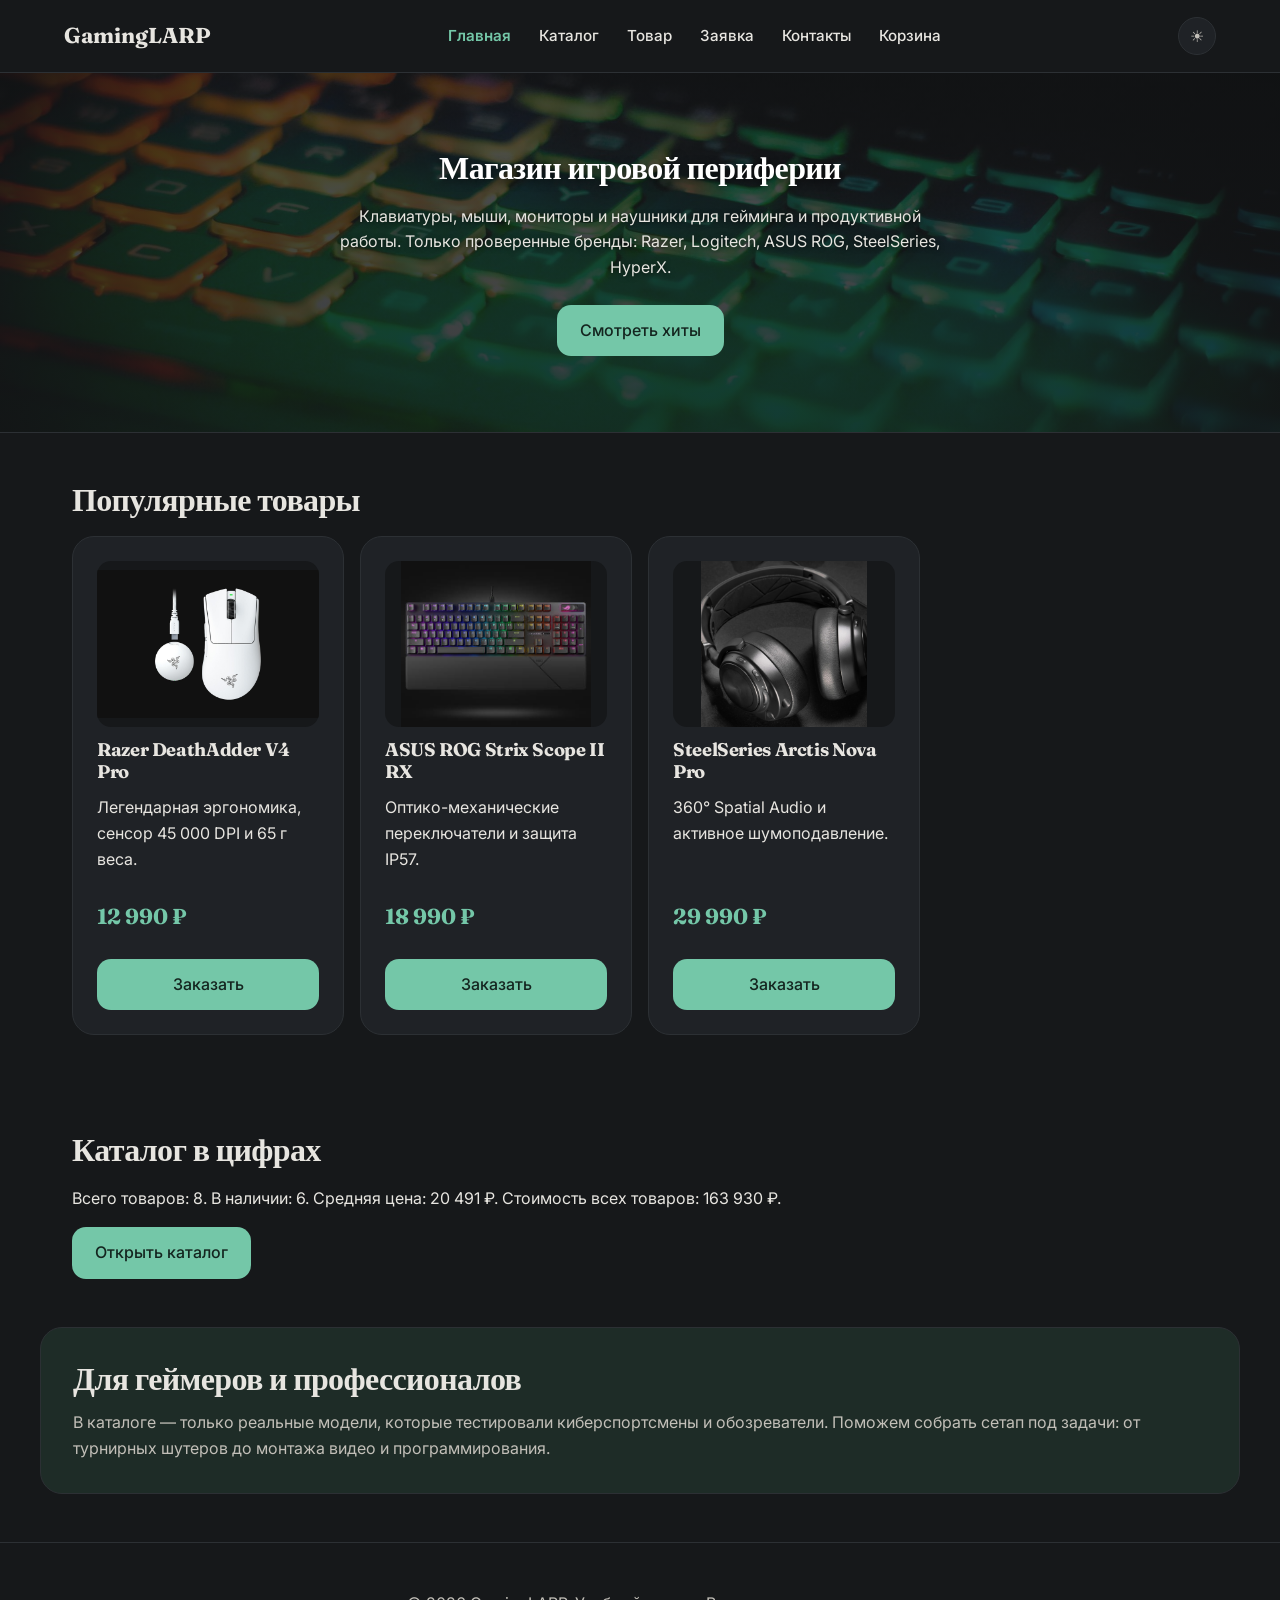
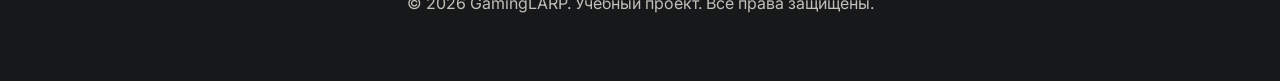
<file: index.html>
<!doctype html>
<html lang="ru">
  <head>
    <meta charset="UTF-8" />
    <meta name="viewport" content="width=device-width, initial-scale=1.0" />
    <title>Магазин игровой периферии</title>
    <link href="https://fonts.googleapis.com/css2?family=Inter:wght@400;500;600&family=Fraunces:opsz,wght@9..144,700&display=swap" rel="stylesheet" />
    <link rel="stylesheet" href="css/style.css" />
    <link rel="stylesheet" href="css/responsive.css" />
    <script src="js/data.js" defer></script>
    <script src="js/catalog.js" defer></script>
    <script src="js/cart.js" defer></script>
    <script src="js/validation.js" defer></script>
    <script src="js/main.js" defer></script>
  </head>
  <body>
    <a class="skip-link" href="#main">Перейти к основному содержимому</a>
    
    <header class="site-header">
      <div class="site-header__inner">
        <a class="site-header__logo" href="index.html">GamingLARP</a>
        <nav class="site-nav" aria-label="Основная навигация">
          <ul class="site-nav__list">
            <li><a class="site-nav__link site-nav__link--active" href="index.html" aria-current="page">Главная</a></li>
            <li><a class="site-nav__link" href="catalog.html">Каталог</a></li>
            <li><a class="site-nav__link" href="product.html">Товар</a></li>
            <li><a class="site-nav__link" href="order.html?product=3">Заявка</a></li>
            <li><a class="site-nav__link" href="contacts.html">Контакты</a></li>
            <li><a class="site-nav__link" href="cart.html">Корзина<span data-cart-count></span></a></li>
          </ul>
        </nav>
        <button class="theme-toggle" type="button" data-theme-toggle aria-label="Переключить тему">
          <span class="theme-toggle__icon" aria-hidden="true">☾</span>
        </button>
      </div>
    </header>

    <main id="main">
     
      <section class="hero">
        <h1>Магазин игровой периферии</h1>
        <p>Клавиатуры, мыши, мониторы и наушники для гейминга и продуктивной работы. Только проверенные бренды: Razer, Logitech, ASUS ROG, SteelSeries, HyperX.</p>
        <a class="button" href="#popular">Смотреть хиты</a>
      </section>

    
      <section class="section" id="popular">
        <h2>Популярные товары</h2>

        <div class="products-grid">

          <article class="product-card" data-product-id="mouse-razer-da">
            <img src="images/mouse-razer.jpg" alt="Игровая мышь Razer" loading="lazy" class="product-card__image" />
            <h3 class="product-card__title">Razer DeathAdder V4 Pro</h3>
            <p class="product-card__description">
              Легендарная эргономика, сенсор 45 000 DPI и 65 г веса.
            </p>
            <p class="product-card__price">12 990 ₽</p>
            <a href="order.html?product=1" class="button">Заказать</a>
          </article>

          <article class="product-card" data-product-id="keyboard-asus-rog">
            <img src="images/keyboard-asus.jpg" alt="Клавиатура ASUS ROG" loading="lazy" class="product-card__image" />
            <h3 class="product-card__title">ASUS ROG Strix Scope II RX</h3>
            <p class="product-card__description">
              Оптико-механические переключатели и защита IP57.
            </p>
            <p class="product-card__price">18 990 ₽</p>
            <a href="order.html?product=7" class="button">Заказать</a>
          </article>

        
          <article class="product-card" data-product-id="headset-steelseries">
            <img src="images/headset-steelseries.jpg" alt="Наушники SteelSeries" loading="lazy" class="product-card__image" />
            <h3 class="product-card__title">SteelSeries Arctis Nova Pro</h3>
            <p class="product-card__description">
              360° Spatial Audio и активное шумоподавление.
            </p>
            <p class="product-card__price">29 990 ₽</p>
            <a href="order.html?product=undefined" class="button">Заказать</a>
          </article>
        </div>
      </section>

      
      <section class="section" aria-labelledby="stats-title"><h2 id="stats-title">Каталог в цифрах</h2><p data-product-statistics></p><a class="button" href="catalog.html">Открыть каталог</a></section>
      <aside class="aside-info">
        <h2>Для геймеров и профессионалов</h2>
        <p>
          В каталоге — только реальные модели, которые тестировали
          киберспортсмены и обозреватели. Поможем собрать сетап под задачи: от
          турнирных шутеров до монтажа видео и программирования.
        </p>
      </aside>
    </main>

    <footer>
      <p>&copy; 2026 GamingLARP. Учебный проект. Все права защищены.</p>
    </footer>
  </body>
</html>
</file>
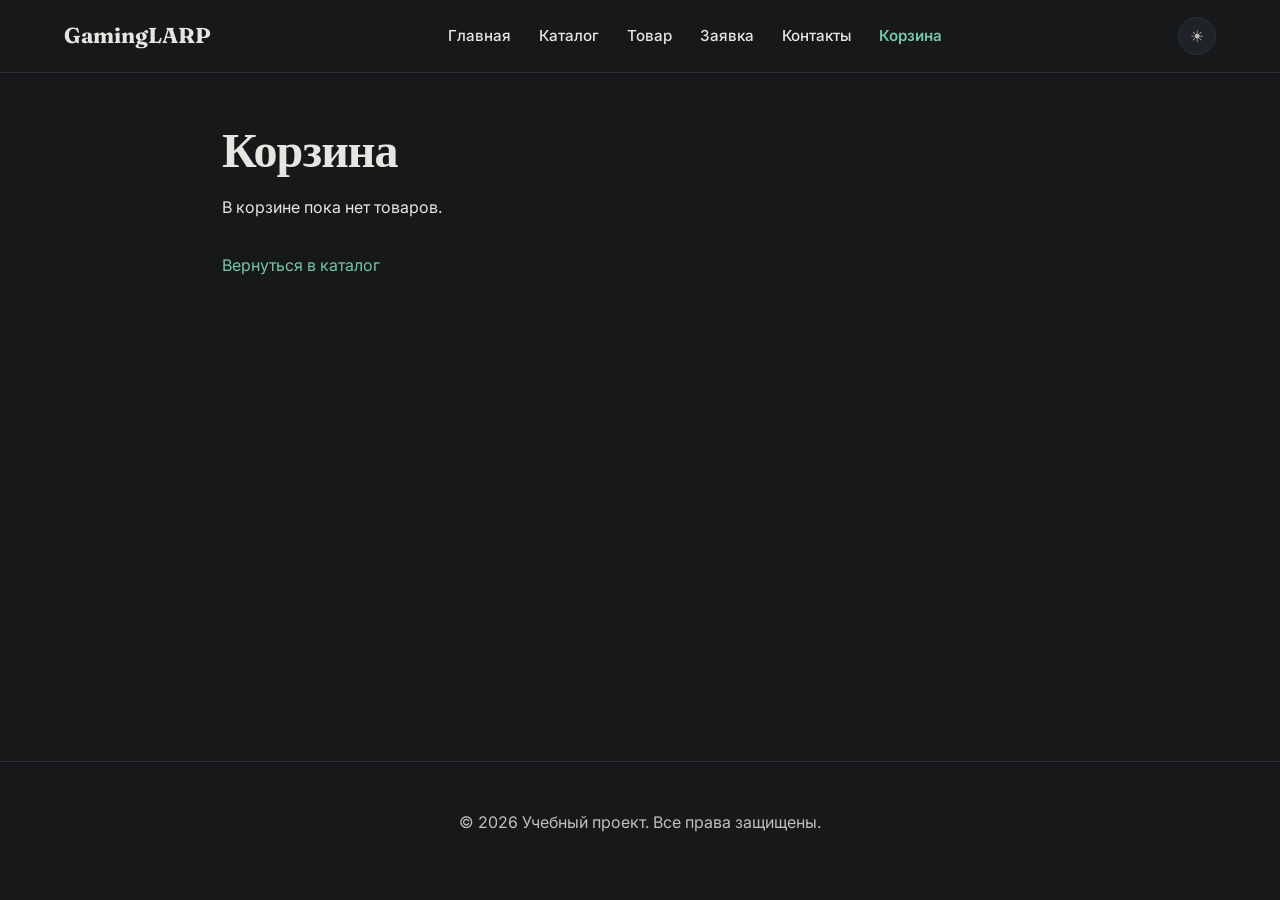
<file: cart.html>
<!doctype html>
<html lang="ru">
  <head>
    <meta charset="UTF-8" />
    <meta name="viewport" content="width=device-width, initial-scale=1.0" />
    <title>Корзина — Магазин периферии</title>
<link href="https://fonts.googleapis.com/css2?family=Inter:wght@400;500;600&family=Fraunces:opsz,wght@9..144,700&display=swap" rel="stylesheet" />
    <link rel="stylesheet" href="css/style.css" />
    <link rel="stylesheet" href="css/responsive.css" />
    <script src="js/data.js" defer></script>
    <script src="js/catalog.js" defer></script>
    <script src="js/cart.js" defer></script>
    <script src="js/validation.js" defer></script>
    <script src="js/main.js" defer></script>
  </head>
  <body>
    <a class="skip-link" href="#main">Перейти к основному содержимому</a>
    
    <header class="site-header">
      <div class="site-header__inner">
        <a class="site-header__logo" href="index.html">GamingLARP</a>
        <nav class="site-nav" aria-label="Основная навигация">
          <ul class="site-nav__list">
            <li><a class="site-nav__link" href="index.html">Главная</a></li>
            <li><a class="site-nav__link" href="catalog.html">Каталог</a></li>
            <li><a class="site-nav__link" href="product.html">Товар</a></li>
            <li><a class="site-nav__link" href="order.html">Заявка</a></li>
            <li><a class="site-nav__link" href="contacts.html">Контакты</a></li>
            <li><a class="site-nav__link site-nav__link--active" href="cart.html" aria-current="page">Корзина<span data-cart-count></span></a></li>
          </ul>
        </nav>
        <button class="theme-toggle" type="button" data-theme-toggle aria-label="Переключить тему">
          <span class="theme-toggle__icon" aria-hidden="true">☾</span>
        </button>
      </div>
    </header>

    <main id="main" class="section cart-page">
      <h1>Корзина</h1>
      <p data-cart-empty>В корзине пока нет товаров.</p>
      <p data-cart-storage hidden role="status">Браузер не сохранил корзину. Проверьте настройки хранилища.</p>
      <ul class="cart-list" data-cart-items aria-label="Товары в корзине"></ul>
      <section class="cart-summary" data-cart-summary hidden>
        <p aria-live="polite">Итого <strong data-cart-total></strong></p>
        <a class="button" href="order.html?cart=1">Оформить заявку</a>
      </section>
      <a class="cart-back" data-cart-back href="catalog.html">Вернуться в каталог</a>
      <template id="cart-item-template">
        <li class="product-card cart-item">
          <div><h2 class="product-card__title" data-title></h2><span data-unit-price></span></div>
          <div class="cart-quantity" role="group" aria-label="Количество">
            <button class="button" type="button" data-action="decrease" aria-label="Уменьшить количество">−</button>
            <output data-quantity aria-live="polite"></output>
            <button class="button" type="button" data-action="increase" aria-label="Увеличить количество">+</button>
          </div>
          <strong data-subtotal></strong>
          <button class="cart-remove" type="button" data-action="remove">Удалить</button>
        </li>
      </template>
    </main>

    <footer>
      <p>&copy; 2026 Учебный проект. Все права защищены.</p>
    </footer>
  </body>
</html>
</file>
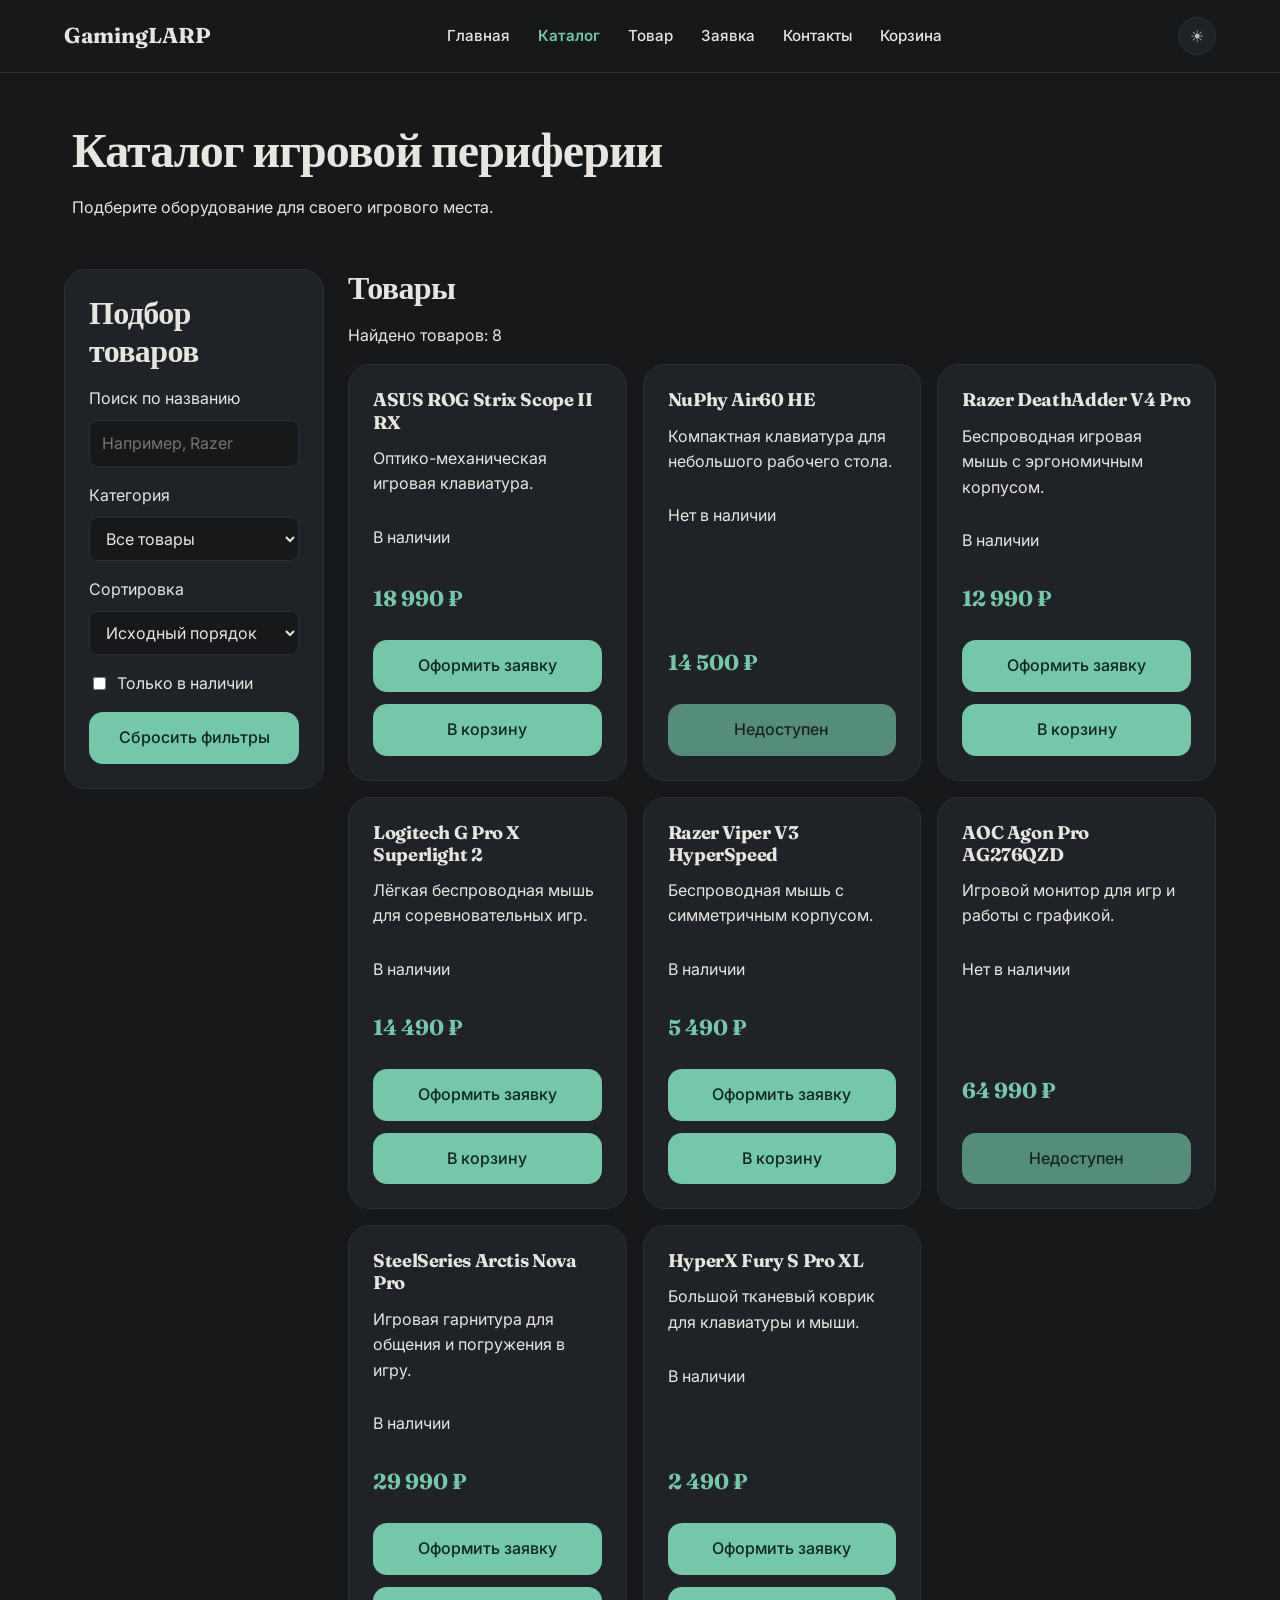
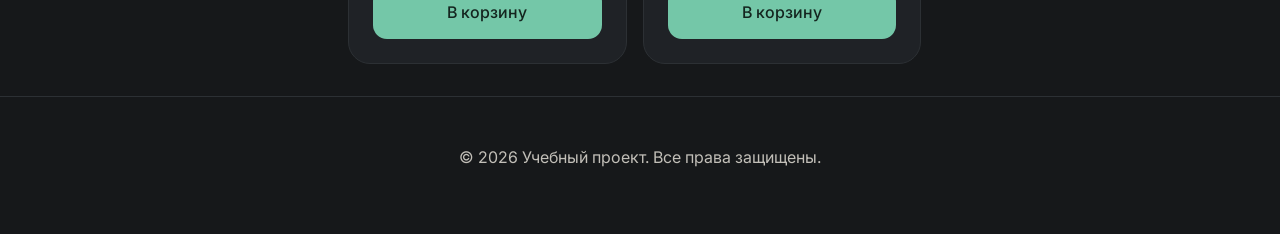
<file: catalog.html>
<!doctype html>
<html lang="ru">
  <head>
    <meta charset="UTF-8" />
    <meta name="viewport" content="width=device-width, initial-scale=1.0" />
    <title>Каталог — Магазин периферии</title>
<link href="https://fonts.googleapis.com/css2?family=Inter:wght@400;500;600&family=Fraunces:opsz,wght@9..144,700&display=swap" rel="stylesheet" />
    <link rel="stylesheet" href="css/style.css" />
    <link rel="stylesheet" href="css/responsive.css" />
    <script src="js/data.js" defer></script>
    <script src="js/catalog.js" defer></script>
    <script src="js/cart.js" defer></script>
    <script src="js/validation.js" defer></script>
    <script src="js/main.js" defer></script>
  </head>
  <body>
    <a class="skip-link" href="#main">Перейти к основному содержимому</a>
    
    <header class="site-header">
      <div class="site-header__inner">
        <a class="site-header__logo" href="index.html">GamingLARP</a>
        <nav class="site-nav" aria-label="Основная навигация">
          <ul class="site-nav__list">
            <li><a class="site-nav__link" href="index.html">Главная</a></li>
            <li><a class="site-nav__link site-nav__link--active" href="catalog.html" aria-current="page">Каталог</a></li>
            <li><a class="site-nav__link" href="product.html">Товар</a></li>
            <li><a class="site-nav__link" href="order.html">Заявка</a></li>
            <li><a class="site-nav__link" href="contacts.html">Контакты</a></li>
            <li><a class="site-nav__link" href="cart.html">Корзина<span data-cart-count></span></a></li>
          </ul>
        </nav>
        <button class="theme-toggle" type="button" data-theme-toggle aria-label="Переключить тему">
          <span class="theme-toggle__icon" aria-hidden="true">☾</span>
        </button>
      </div>
    </header>

    <main id="main">
      <div class="section catalog-heading"><h1>Каталог игровой периферии</h1><p>Подберите оборудование для своего игрового места.</p></div>
      <div class="catalog-layout">
        <aside class="catalog-filters" aria-labelledby="filters-title">
          <h2 id="filters-title">Подбор товаров</h2>
          <div class="filters-form">
            <div class="form-field"><label for="catalog-search">Поиск по названию</label><input id="catalog-search" type="search" placeholder="Например, Razer" /></div>
            <div class="form-field"><label for="catalog-category">Категория</label><select id="catalog-category">
              <option value="all">Все товары</option><option value="mouse">Мыши</option><option value="keyboard">Клавиатуры</option><option value="audio">Наушники</option><option value="monitor">Мониторы</option><option value="accessory">Коврики</option>
            </select></div>
            <div class="form-field"><label for="catalog-sort">Сортировка</label><select id="catalog-sort">
              <option value="default">Исходный порядок</option><option value="asc">Сначала дешевле</option><option value="desc">Сначала дороже</option><option value="title">По названию А–Я</option>
            </select></div>
            <label><input id="catalog-available" type="checkbox" /> Только в наличии</label>
            <button class="button" type="button" data-reset-filters>Сбросить фильтры</button>
          </div>
        </aside>
        <section class="catalog-products" aria-labelledby="products-title">
          <h2 id="products-title">Товары</h2>
          <p data-catalog-count role="status" aria-live="polite"></p>
          <p data-catalog-empty hidden>Ничего не найдено. Измените запрос или сбросьте фильтры.</p>
          <p data-cart-feedback role="status" aria-live="polite"></p>
          <p data-cart-storage hidden role="status">Браузер не сохранил корзину.</p>
          <div class="products-grid" data-products-container></div>
          <noscript>Включите JavaScript для просмотра интерактивного каталога.</noscript>
        </section>
      </div>
    </main>

    <footer>
      <p>&copy; 2026 Учебный проект. Все права защищены.</p>
    </footer>
  </body>
</html>
</file>
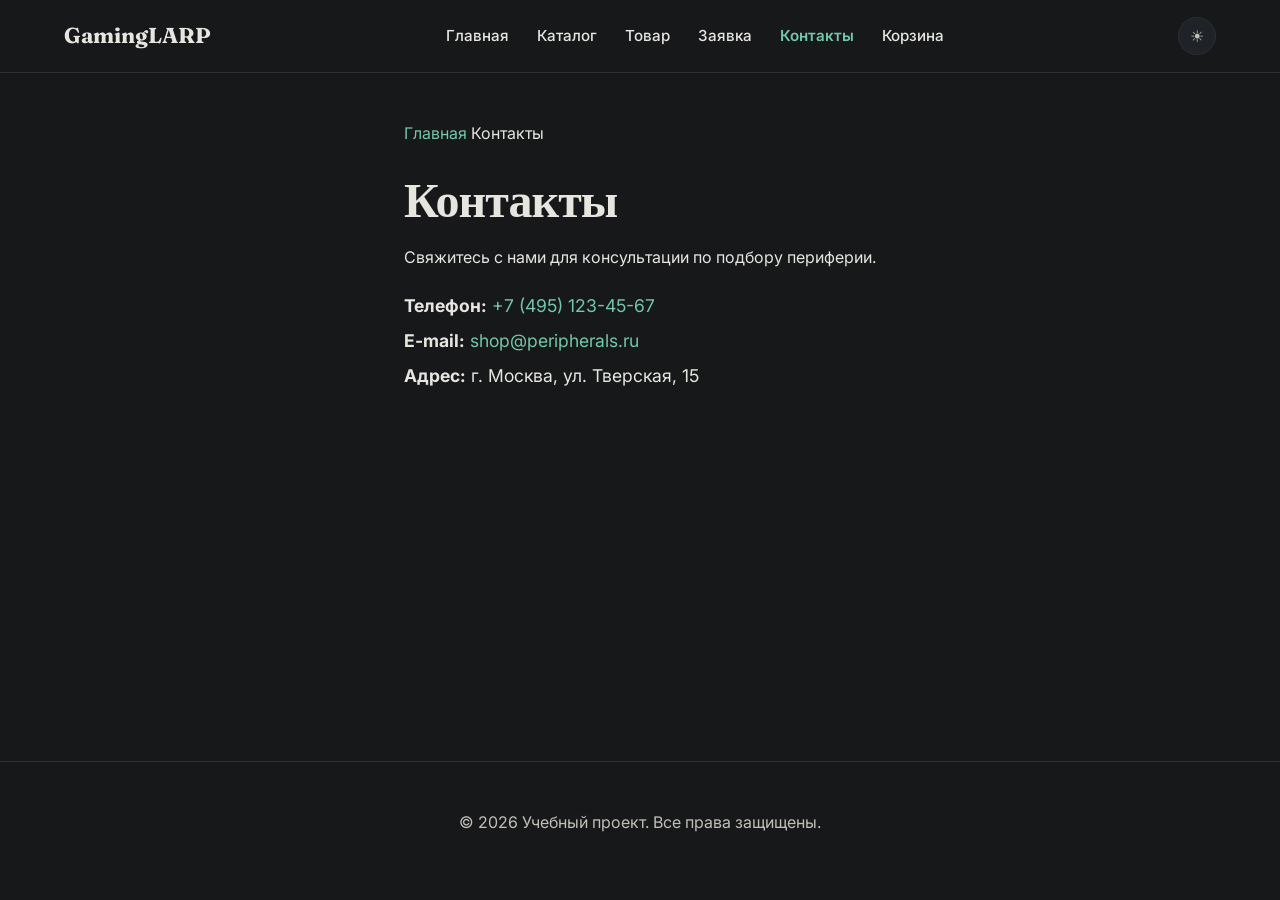
<file: contacts.html>
<!doctype html>
<html lang="ru">
  <head>
    <meta charset="UTF-8" />
    <meta name="viewport" content="width=device-width, initial-scale=1.0" />
    <title>Контакты — Магазин периферии</title>
    <link href="https://fonts.googleapis.com/css2?family=Inter:wght@400;500;600&family=Fraunces:opsz,wght@9..144,700&display=swap" rel="stylesheet" />
    <link rel="stylesheet" href="css/style.css" />
    <link rel="stylesheet" href="css/responsive.css" />
    <script src="js/data.js" defer></script>
    <script src="js/catalog.js" defer></script>
    <script src="js/cart.js" defer></script>
    <script src="js/validation.js" defer></script>
    <script src="js/main.js" defer></script>
  </head>
  <body>
    <a class="skip-link" href="#main">Перейти к основному содержимому</a>
    
    <header class="site-header">
      <div class="site-header__inner">
        <a class="site-header__logo" href="index.html">GamingLARP</a>
        <nav class="site-nav" aria-label="Основная навигация">
          <ul class="site-nav__list">
            <li><a class="site-nav__link" href="index.html">Главная</a></li>
            <li><a class="site-nav__link" href="catalog.html">Каталог</a></li>
            <li><a class="site-nav__link" href="product.html">Товар</a></li>
            <li><a class="site-nav__link" href="order.html">Заявка</a></li>
            <li><a class="site-nav__link site-nav__link--active" href="contacts.html" aria-current="page">Контакты</a></li>
            <li><a class="site-nav__link" href="cart.html">Корзина<span data-cart-count></span></a></li>
          </ul>
        </nav>
        <button class="theme-toggle" type="button" data-theme-toggle aria-label="Переключить тему">
          <span class="theme-toggle__icon" aria-hidden="true">☾</span>
        </button>
      </div>
    </header>

    <main id="main" class="section">
      <nav class="breadcrumbs" aria-label="Хлебные крошки">
        <a class="breadcrumbs__link" href="index.html">Главная</a>
        <span class="breadcrumbs__current">Контакты</span>
      </nav>

      <h1 style="margin-top: 24px;">Контакты</h1>
      <p>Свяжитесь с нами для консультации по подбору периферии.</p>
      
      <ul style="list-style: none; padding: 0; line-height: 2; font-size: 1.1rem;">
        <li><strong>Телефон:</strong> <a href="tel:+74951234567">+7 (495) 123-45-67</a></li>
        <li><strong>E-mail:</strong> <a href="mailto:shop@peripherals.ru">shop@peripherals.ru</a></li>
        <li><strong>Адрес:</strong> г. Москва, ул. Тверская, 15</li>
      </ul>
    </main>

    <footer>
      <p>&copy; 2026 Учебный проект. Все права защищены.</p>
    </footer>
  </body>
</html>
</file>
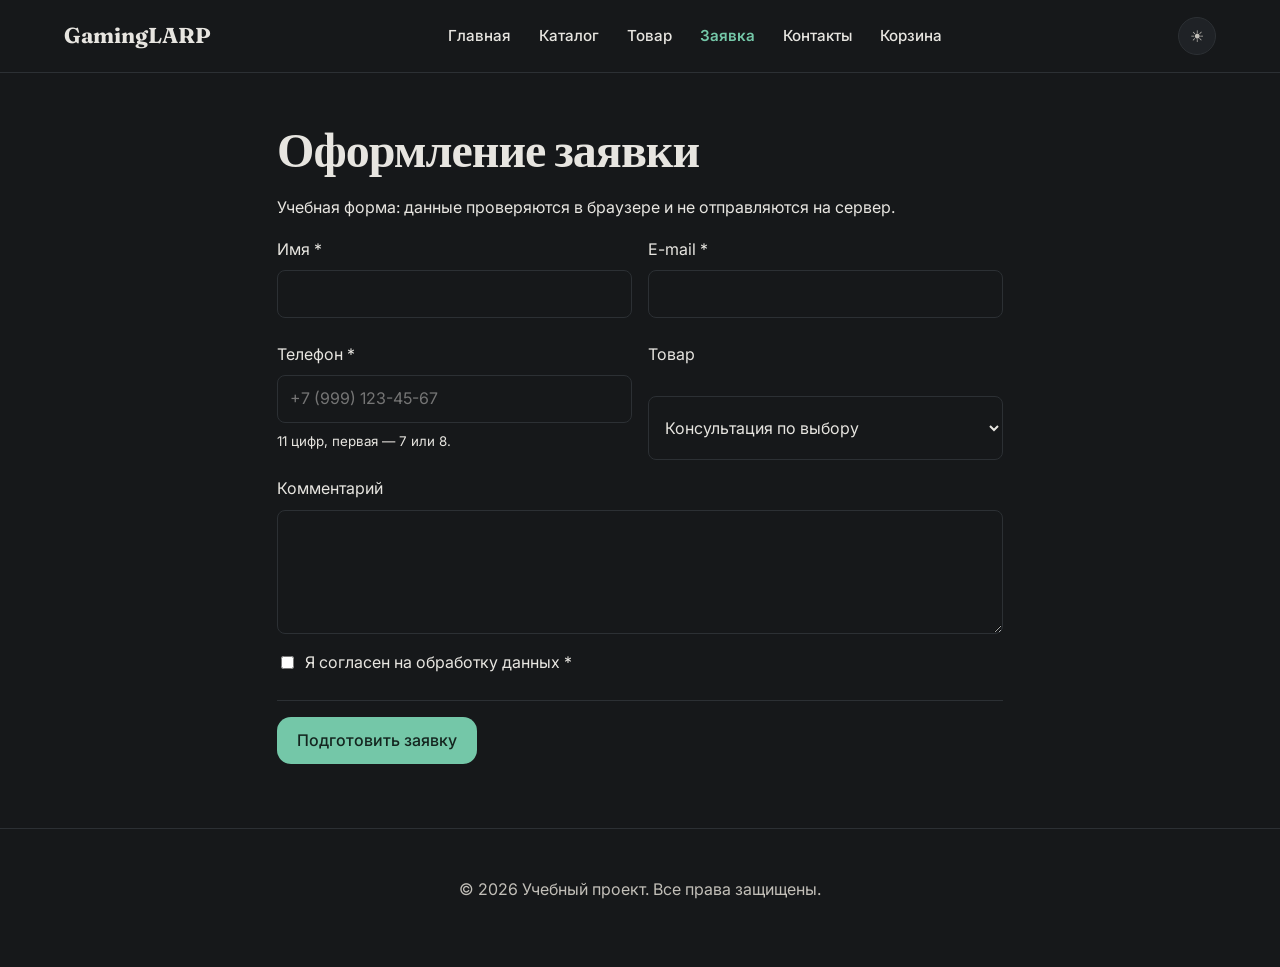
<file: order.html>
<!doctype html>
<html lang="ru">
  <head>
    <meta charset="UTF-8" />
    <meta name="viewport" content="width=device-width, initial-scale=1.0" />
    <title>Заявка — Магазин периферии</title>
    <link href="https://fonts.googleapis.com/css2?family=Inter:wght@400;500;600&family=Fraunces:opsz,wght@9..144,700&display=swap" rel="stylesheet" />
    <link rel="stylesheet" href="css/style.css" />
    <link rel="stylesheet" href="css/responsive.css" />
    <script src="js/data.js" defer></script>
    <script src="js/catalog.js" defer></script>
    <script src="js/cart.js" defer></script>
    <script src="js/validation.js" defer></script>
    <script src="js/main.js" defer></script>
  </head>
  <body>
    <a class="skip-link" href="#main">Перейти к основному содержимому</a>
    
    <header class="site-header">
      <div class="site-header__inner">
        <a class="site-header__logo" href="index.html">GamingLARP</a>
        <nav class="site-nav" aria-label="Основная навигация">
          <ul class="site-nav__list">
            <li><a class="site-nav__link" href="index.html">Главная</a></li>
            <li><a class="site-nav__link" href="catalog.html">Каталог</a></li>
            <li><a class="site-nav__link" href="product.html">Товар</a></li>
            <li><a class="site-nav__link site-nav__link--active" href="order.html" aria-current="page">Заявка</a></li>
            <li><a class="site-nav__link" href="contacts.html">Контакты</a></li>
            <li><a class="site-nav__link" href="cart.html">Корзина<span data-cart-count></span></a></li>
          </ul>
        </nav>
        <button class="theme-toggle" type="button" data-theme-toggle aria-label="Переключить тему">
          <span class="theme-toggle__icon" aria-hidden="true">☾</span>
        </button>
      </div>
    </header>

    <main id="main" class="section">
      <h1>Оформление заявки</h1>
      <p>Учебная форма: данные проверяются в браузере и не отправляются на сервер.</p>
      <section class="cart-order product-card" data-order-cart hidden aria-labelledby="order-cart-title"><h2 id="order-cart-title">Товары из корзины</h2><ul></ul><p><strong></strong></p></section>
      <form class="order-form" action="#" method="post" novalidate>
        <div class="form-field"><label for="name">Имя *</label><input id="name" name="name" autocomplete="given-name" required minlength="2" aria-describedby="name-error" /><span id="name-error" class="field-error"></span></div>
        <div class="form-field"><label for="email">E-mail *</label><input id="email" name="email" type="email" autocomplete="email" required aria-describedby="email-error" /><span id="email-error" class="field-error"></span></div>
        <div class="form-field"><label for="phone">Телефон *</label><input id="phone" name="phone" type="tel" autocomplete="tel" placeholder="+7 (999) 123-45-67" required aria-describedby="phone-hint phone-error" /><small id="phone-hint">11 цифр, первая — 7 или 8.</small><span id="phone-error" class="field-error"></span></div>
        <div class="form-field"><label for="order-product">Товар</label><select id="order-product" name="product"><option value="">Консультация по выбору</option></select></div>
        <div class="form-field form-field--wide"><label for="comment">Комментарий</label><textarea id="comment" name="comment" rows="4"></textarea></div>
        <div class="form-field form-field--wide"><label class="consent-label" for="agree"><input id="agree" name="agree" type="checkbox" required aria-describedby="agree-error" /> Я согласен на обработку данных *</label><span id="agree-error" class="field-error"></span></div>
        <div class="form-actions form-field--wide"><button type="submit" class="button">Подготовить заявку</button></div>
        <p class="form-message form-field--wide" role="status" aria-live="polite"></p>
      </form>
    </main>

    <footer>
      <p>&copy; 2026 Учебный проект. Все права защищены.</p>
    </footer>
  </body>
</html>
</file>
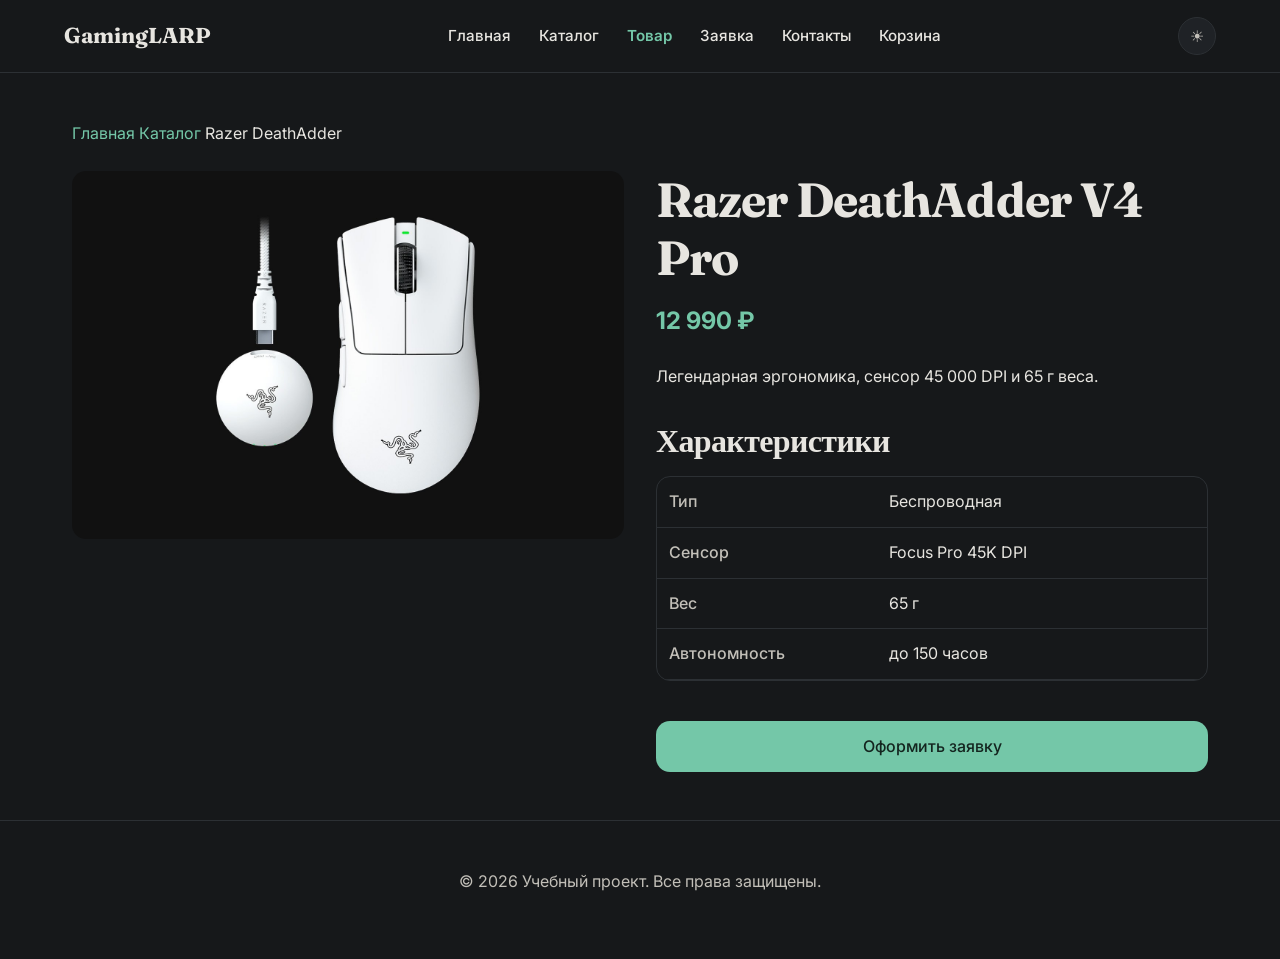
<file: product.html>
<!doctype html>
<html lang="ru">
  <head>
    <meta charset="UTF-8" />
    <meta name="viewport" content="width=device-width, initial-scale=1.0" />
    <title>Товар — Магазин периферии</title>
    <link href="https://fonts.googleapis.com/css2?family=Inter:wght@400;500;600&family=Fraunces:opsz,wght@9..144,700&display=swap" rel="stylesheet" />
    <link rel="stylesheet" href="css/style.css" />
    <link rel="stylesheet" href="css/responsive.css" />
    <script src="js/data.js" defer></script>
    <script src="js/catalog.js" defer></script>
    <script src="js/cart.js" defer></script>
    <script src="js/validation.js" defer></script>
    <script src="js/main.js" defer></script>
  </head>
  <body>
    <a class="skip-link" href="#main">Перейти к основному содержимому</a>
    
    <header class="site-header">
      <div class="site-header__inner">
        <a class="site-header__logo" href="index.html">GamingLARP</a>
        <nav class="site-nav" aria-label="Основная навигация">
          <ul class="site-nav__list">
            <li><a class="site-nav__link" href="index.html">Главная</a></li>
            <li><a class="site-nav__link" href="catalog.html">Каталог</a></li>
            <li><a class="site-nav__link site-nav__link--active" href="product.html" aria-current="page">Товар</a></li>
            <li><a class="site-nav__link" href="order.html?product=3">Заявка</a></li>
            <li><a class="site-nav__link" href="contacts.html">Контакты</a></li>
            <li><a class="site-nav__link" href="cart.html">Корзина<span data-cart-count></span></a></li>
          </ul>
        </nav>
        <button class="theme-toggle" type="button" data-theme-toggle aria-label="Переключить тему">
          <span class="theme-toggle__icon" aria-hidden="true">☾</span>
        </button>
      </div>
    </header>

    <main id="main" class="section">
      <nav class="breadcrumbs" aria-label="Хлебные крошки">
        <a class="breadcrumbs__link" href="index.html">Главная</a>
        <a class="breadcrumbs__link" href="catalog.html">Каталог</a>
        <span class="breadcrumbs__current">Razer DeathAdder</span>
      </nav>

      <div style="display: grid; grid-template-columns: repeat(auto-fit, minmax(300px, 1fr)); gap: 32px; margin-top: 24px;">
        <div>
          <img src="images/mouse-razer.jpg" alt="Мышь Razer DeathAdder V4 Pro" style="border-radius: 14px; width: 100%;" />
        </div>
        <div>
          <h1>Razer DeathAdder V4 Pro</h1>
          <p style="font-size: 1.5rem; font-weight: bold; color: var(--color-primary); margin-bottom: 24px;">12 990 ₽</p>
          <p>Легендарная эргономика, сенсор 45 000 DPI и 65 г веса.</p>
          
          <h2 style="margin-top: 32px;">Характеристики</h2>
          <div class="table-wrapper">
            <table class="product-table">
              <caption class="sr-only">Характеристики товара</caption>
              <tbody>
                <tr><th>Тип</th><td>Беспроводная</td></tr>
                <tr><th>Сенсор</th><td>Focus Pro 45K DPI</td></tr>
                <tr><th>Вес</th><td>65 г</td></tr>
                <tr><th>Автономность</th><td>до 150 часов</td></tr>
              </tbody>
            </table>
          </div>

          <a href="order.html" class="button" style="margin-top: 24px; width: 100%;">Оформить заявку</a>
        </div>
      </div>
    </main>

    <footer>
      <p>&copy; 2026 Учебный проект. Все права защищены.</p>
    </footer>
  </body>
</html>
</file>
<file: css/style.css>
:root {
  --color-bg: #faf8f5;
  --color-surface: #ffffff;
  --color-text: #2b2a28;
  --color-muted: #6b6862;
  --color-border: #e5e0d8;
  
  --color-primary: #2f6f5e;
  --color-btn-text: #ffffff; 
  --color-primary-dark: #245448;
  --color-primary-soft: #e6f0ec;
  
  --radius-sm: 8px;
  --radius-md: 14px;
  --radius-lg: 22px;
  --radius-pill: 999px;
  
  --shadow-sm: 0 1px 2px rgba(43, 42, 40, 0.06);
  --shadow-md: 0 6px 20px rgba(43, 42, 40, 0.08);
  --shadow-lg: 0 14px 40px rgba(43, 42, 40, 0.12);
  
  --space-1: 4px;
  --space-2: 8px;
  --space-3: 12px;
  --space-4: 16px;
  --space-5: 24px;
  --space-6: 32px;
  --space-7: 48px;
  --space-8: 64px;
  
  --font-sans: "Inter", "Segoe UI", system-ui, sans-serif;
  --font-display: "Fraunces", "Georgia", serif;
  
  --container: 1200px;
}

/* Тёмная тема */
:root[data-theme="dark"] {
  --color-bg: #16181a;
  --color-surface: #1f2226;
  --color-text: #e7e5e0;
 --color-muted: #c2bfb8;
  --color-border: #2c3034;
  
  --color-primary: #74c7a8;
  --color-primary-dark: #9adfc4;
  --color-primary-soft: #1e2c27;
  
  --shadow-sm: 0 1px 2px rgba(0, 0, 0, 0.5);
  --shadow-md: 0 6px 20px rgba(0, 0, 0, 0.55);
  --shadow-lg: 0 14px 40px rgba(0, 0, 0, 0.65);
}

/* База */
*,
*::before,
*::after {
  box-sizing: border-box;
}

html {
  scroll-behavior: smooth;
}

body {
  margin: 0;
  font-family: var(--font-sans);
  font-size: 16px;
  line-height: 1.6;
  background: var(--color-bg);
  color: var(--color-text);
  -webkit-font-smoothing: antialiased;
  
  /* Прижимаем футер к низу */
  min-height: 100vh;
  display: flex;
  flex-direction: column;
}

main {
  flex: 1;
}

img {
  max-width: 100%;
  display: block;
}

a {
  color: var(--color-primary);
  text-decoration: none;
  transition: color 0.2s;
}

a:hover {
  color: var(--color-primary-dark);
}

h1, h2, h3, h4 {
  font-family: var(--font-display);
  font-weight: 700;
  line-height: 1.2;
  letter-spacing: -0.02em;
  margin: 0 0 var(--space-4);
  color: var(--color-text);
}

h1 {
  font-size: clamp(2rem, 4vw, 3rem);
}

h2 {
  font-size: clamp(1.5rem, 2.5vw, 2rem);
}

p {
  margin: 0 0 var(--space-4);
}

/* Доступность */
:focus-visible {
  outline: 3px solid var(--color-primary);
  outline-offset: 2px;
}

.sr-only {
  position: absolute;
  width: 1px;
  height: 1px;
  padding: 0;
  margin: -1px;
  overflow: hidden;
  clip: rect(0, 0, 0, 0);
  border: 0;
}

.skip-link {
  position: absolute;
  left: 16px;
  top: -100px;
  z-index: 1000;
  padding: 8px 12px;
  color: #ffffff;
  background-color: #111111;
  border-radius: 6px;
  text-decoration: none;
}

.skip-link:focus {
  top: 16px;
}

/* Контейнеры и кнопки */
.section {
  max-width: var(--container);
  margin: 0 auto;
  padding: var(--space-7) var(--space-5);
}

.button {
  display: inline-flex;
  align-items: center;
  justify-content: center;
  gap: var(--space-2);
  padding: 12px 22px;
  font: inherit;
  font-weight: 500;
  color: #ffffff;
  background: var(--color-primary);
  border: 1px solid transparent;
  border-radius: var(--radius-md);
  cursor: pointer;
  text-decoration: none;
  transition: background 0.2s, transform 0.15s;
}

.button:hover {
  background: var(--color-primary-dark);
  transform: translateY(-1px);
}

/* Шапка */
.site-header {
  position: sticky;
  top: 0;
  z-index: 50;
  background: var(--color-bg);
  border-bottom: 1px solid var(--color-border);
}

.site-header__inner {
  max-width: var(--container);
  margin: 0 auto;
  padding: var(--space-4) var(--space-5);
  display: flex;
  align-items: center;
  justify-content: space-between;
  gap: var(--space-5);
}

.site-header__logo {
  font-family: var(--font-display);
  font-weight: 700;
  font-size: 1.35rem;
  color: var(--color-text);
}

.site-nav__list {
  list-style: none;
  margin: 0;
  padding: 0;
  display: flex;
  align-items: center;
  gap: var(--space-1);
}

.site-nav__link {
  display: inline-block;
  padding: 8px 14px;
  border-radius: var(--radius-sm);
  color: var(--color-text);
  font-weight: 500;
}

.site-nav__link:hover {
  background: var(--color-primary-soft);
}

.site-nav__link--active {
  color: var(--color-primary);
  font-weight: 600;
}

/* Кнопка темы */
.theme-toggle {
  display: inline-grid;
  place-items: center;
  width: 38px;
  height: 38px;
  padding: 0;
  font-size: 1rem;
  color: var(--color-muted);
  background: var(--color-surface);
  border: 1px solid var(--color-border);
  border-radius: var(--radius-pill);
  cursor: pointer;
}

.theme-toggle:hover {
  color: var(--color-primary);
  border-color: var(--color-primary);
}

/* Hero */
.hero {
  position: relative;
  min-height: 60vh;
  display: flex;
  flex-direction: column;
  align-items: center;
  justify-content: center;
  text-align: center;
  padding: var(--space-8) var(--space-5);
  border-bottom: 1px solid var(--color-border);
  background-image: linear-gradient(rgba(22, 24, 26, 0.75), rgba(22, 24, 26, 0.85)), url("../images/hero-bg.jpg");
  background-size: cover;
  background-position: center;
  background-attachment: fixed;
}

.hero h1 {
  margin-bottom: var(--space-4);
  color: #ffffff;
  text-shadow: 0 2px 10px rgba(0, 0, 0, 0.6);
}

.hero p {
  max-width: 620px;
  margin: 0 auto var(--space-5);
  color: #e7e5e0;
  font-size: 1.05rem;
  text-shadow: 0 1px 5px rgba(0, 0, 0, 0.6);
}

/* Сетка товаров и карточки */
.products-grid {
  display: grid;
  grid-template-columns: repeat(auto-fill, minmax(240px, 1fr));
  gap: var(--space-5);
}

.product-card {
  display: flex;
  flex-direction: column;
  gap: var(--space-3);
  padding: var(--space-5);
  background: var(--color-surface);
  border: 1px solid var(--color-border);
  border-radius: var(--radius-lg);
  transition: transform 0.2s;
}

.product-card:hover {
  transform: translateY(-4px);
}

.product-card__image {
  border-radius: var(--radius-md);
  aspect-ratio: 4 / 3;
  object-fit: contain;
  background: var(--color-bg);
}

.product-card__title {
  margin: 0;
  font-size: 1.15rem;
}

.product-card__price {
  margin: auto 0 var(--space-3);
  font-family: var(--font-display);
  font-size: 1.35rem;
  font-weight: 700;
  color: var(--color-primary);
}

/* Каталог */
.catalog-layout {
  max-width: var(--container);
  margin: 0 auto;
  padding: var(--space-6) var(--space-5);
  display: grid;
  grid-template-columns: 260px 1fr;
  gap: var(--space-6);
  align-items: start;
}

.catalog-filters {
  padding: var(--space-5);
  background: var(--color-surface);
  border: 1px solid var(--color-border);
  border-radius: var(--radius-lg);
}

.filters-form {
  display: grid;
  gap: var(--space-4);
}

.filters-form fieldset {
  border: none;
  padding: 0;
  display: grid;
  gap: var(--space-2);
}

.filters-form label {
  display: flex;
  align-items: center;
  gap: var(--space-2);
  cursor: pointer;
}

/* Таблицы */
.table-wrapper {
  overflow-x: auto;
  width: 100%;
  margin-bottom: var(--space-4);
  border: 1px solid var(--color-border);
  border-radius: var(--radius-md);
}

.product-table {
  width: 100%;
  border-collapse: collapse;
  min-width: 400px;
}

.product-table th,
.product-table td {
  padding: 12px;
  border-bottom: 1px solid var(--color-border);
  text-align: left;
}

.product-table th {
  width: 40%;
  color: var(--color-muted);
  font-weight: 500;
}

/* Формы */
.order-form {
  display: grid;
  gap: var(--space-4);
}

.form-field {
  display: grid;
  gap: var(--space-2);
}

.form-field input,
.form-field select,
.form-field textarea {
  width: 100%;
  padding: 10px 12px;
  font: inherit;
  border: 1px solid var(--color-border);
  border-radius: var(--radius-sm);
  background: var(--color-bg);
  color: var(--color-text);
}

.form-actions {
  display: flex;
  gap: var(--space-3);
  border-top: 1px solid var(--color-border);
  padding-top: var(--space-4);
}

.form-actions button {
  padding: 11px 20px;
  border-radius: var(--radius-md);
  border: none;
  background: var(--color-primary);
  color: #ffffff;
  cursor: pointer;
}

/* Инфо-блок и подвал */
.aside-info {
  max-width: var(--container);
  margin: 0 auto var(--space-7);
  padding: var(--space-6);
  background: var(--color-primary-soft);
  border-radius: var(--radius-lg);
  border: 1px solid var(--color-border);
}

.aside-info h2 {
  margin-bottom: var(--space-3);
}

.aside-info p {
  margin: 0;
  color: var(--color-muted);
}

footer {
  padding: var(--space-7) var(--space-5);
  text-align: center;
  color: var(--color-muted);
  border-top: 1px solid var(--color-border);
}
</file>
<file: css/responsive.css>
body {
  overflow-x: hidden; 
}

.section {
  padding-inline: 16px;
  padding-block: 24px;
}


.site-header__inner {
  flex-direction: column;
  align-items: center;
  gap: 16px;
  padding-block: 16px;
}

.site-nav__list {
  flex-direction: row;
  flex-wrap: wrap;
  justify-content: center;
  gap: 8px;
}

.site-nav__link {
  display: block;
  padding: 8px 12px;
  font-size: 0.95rem;
}


.products-grid {
  grid-template-columns: 1fr;
  gap: 16px;
}

.catalog-layout {
  display: flex;
  flex-direction: column;
  gap: 24px;
}

.catalog-filters {
  position: static;
  width: 100%;
}


.order-form {
  grid-template-columns: 1fr;
}

.form-actions {
  flex-direction: column-reverse;
}

.form-actions button {
  width: 100%;
}


.hero {
  background-attachment: scroll;
  min-height: 40vh;
}

.hero h1 {
  font-size: 2rem;
}

.hero p {
  font-size: 1rem;
}


@media (min-width: 640px) {
  .section {
    padding-inline: 24px;
  }

  .products-grid {
    grid-template-columns: repeat(2, minmax(0, 1fr));
  }

  .form-actions {
    flex-direction: row;
  }

  .form-actions button {
    width: auto;
  }
}


@media (min-width: 768px) {
  .site-header__inner {
    flex-direction: row;
    justify-content: space-between;
  }

  .site-nav__list {
    flex-wrap: nowrap;
    gap: 4px;
  }

  .order-form {
    grid-template-columns: repeat(2, minmax(0, 1fr));
  }

  .form-field--wide {
    grid-column: 1 / -1;
  }
}


@media (min-width: 1024px) {
  .section {
    padding-inline: 32px;
    padding-block: 48px;
  }

  .products-grid {
    grid-template-columns: repeat(3, minmax(0, 1fr));
  }

  .catalog-layout {
    display: grid;
    grid-template-columns: 260px minmax(0, 1fr);
    align-items: start;
  }

  .catalog-filters {
    position: sticky;
    top: 90px;
  }
}


@media (min-width: 1280px) {
  .products-grid {
    grid-template-columns: repeat(4, minmax(0, 1fr));
  }
}
/* Дополнения КР №4 */
[hidden] { display: none !important; }
.catalog-heading { padding-bottom: 0; width: 100%; }
.catalog-products, .catalog-products .product-card { min-width: 0; width: 100%; }
.catalog-products { overflow-wrap: anywhere; }
.catalog-products .products-grid { grid-template-columns: repeat(auto-fit, minmax(min(100%, 220px), 1fr)); }
.button:disabled { opacity: .65; cursor: default; transform: none; }
.field-error { color: #b3261e; }
:root[data-theme="dark"] .field-error { color: #ffb4ab; }
[aria-invalid="true"] { border-color: #b3261e; }
.consent-label { display: flex; gap: 8px; align-items: center; }
.consent-label input { width: auto; }
.form-message { margin: 0; }
.form-actions { grid-column: 1 / -1; }
:root[data-theme="dark"] .button, :root[data-theme="dark"] .form-actions button { color: #14251f; }
@media (max-width: 639px) { .catalog-layout { padding-inline: 16px; } }
@media (prefers-reduced-motion: reduce) { html { scroll-behavior: auto; } *, *::before, *::after { transition: none !important; } }

/* Корзина */
.cart-page { width: min(100%, 900px); }
.cart-list { display: grid; gap: var(--space-4); list-style: none; margin: 0; padding: 0; }
.cart-item { display: grid; grid-template-columns: minmax(0, 1fr) auto auto auto; align-items: center; }
.cart-item:hover { transform: none; }
.cart-quantity { display: flex; gap: 8px; align-items: center; }
.cart-quantity .button { min-width: 42px; padding: 5px 10px; }
.cart-quantity output { min-width: 2ch; text-align: center; }
.cart-remove { color: var(--color-text); background: transparent; border: 1px solid var(--color-border); border-radius: var(--radius-sm); padding: 8px 12px; font: inherit; cursor: pointer; }
.cart-summary { display: flex; flex-wrap: wrap; justify-content: space-between; align-items: center; gap: var(--space-4); margin: var(--space-5) 0; }
.cart-summary p { margin: 0; font-size: 1.3rem; }
.cart-back { display: inline-block; margin-top: var(--space-4); }
.cart-order { margin-bottom: var(--space-5); }
@media (max-width: 639px) {
  .cart-item { grid-template-columns: 1fr 1fr; }
  .cart-item > div:first-child { grid-column: 1 / -1; }
  .cart-remove { justify-self: start; }
}
</file>
